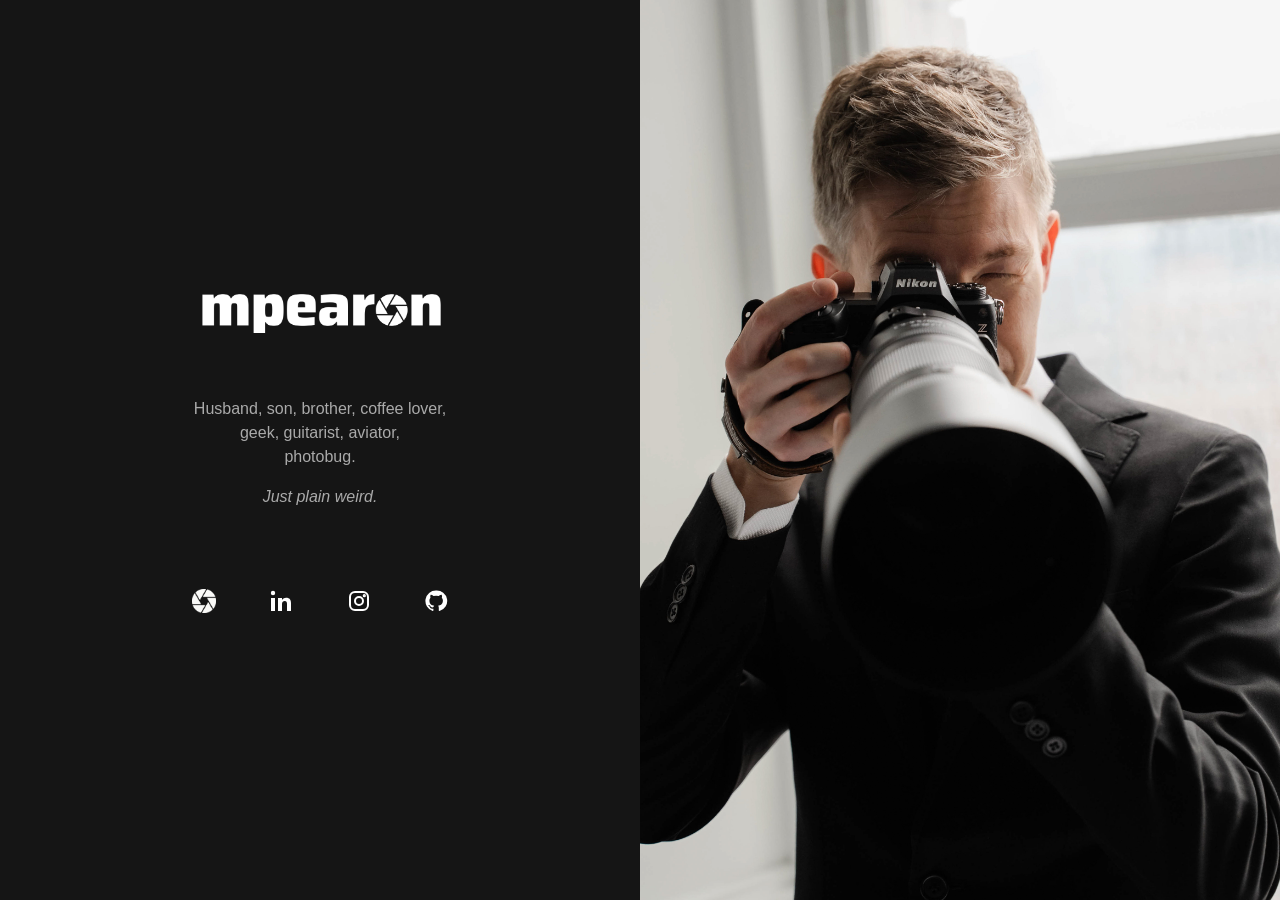
<file: index.html>
<!DOCTYPE html>
<html>
	<head>
		<title>Matthew Pearon</title>
		<meta name="viewport" content="width=device-width, initial-scale=1">
		<link rel="icon" href="/favicon.ico" sizes="any">
		<link rel="icon" type="image/png" sizes="32x32" href="/assets/favicon/favicon-32.png">
		<link rel="icon" type="image/png" sizes="16x16" href="/assets/favicon/favicon-16.png">
		<link rel="apple-touch-icon" href="/assets/favicon/apple-touch-icon.png">
		<link rel="stylesheet" href="style.css">
	</head>
	<body class="pageContainer">
		<div class="flexContainer">
			<div id="info" class="pane">
				<div class="infoContent">
					<div class="wordmark">
						<img src="assets/wordmark/wordmark.png" alt="mpearon">
					</div>
					<div class="bio">
						<p>Husband, son, brother, coffee lover,<br>geek, guitarist, aviator,<br>photobug.</p>
						<p class="tagline">Just plain weird.</p>
					</div>
					<div class="contact">
						<a href="https://photo.mpearon.com/" aria-label="Photography"><img src="assets/photography.png" alt=""></a>
						<a href="https://linkedin.com/in/mpearon/" aria-label="LinkedIn"><img src="assets/linkedin.svg" alt=""></a>
						<a href="https://instagram.com/mpearon/" aria-label="Instagram"><img src="assets/instagram.svg" alt=""></a>
						<a href="https://github.com/mpearon/" aria-label="GitHub"><img src="assets/github.svg" alt=""></a>
					</div>
				</div>
			</div>
			<div id="hero" class="pane">
				<img src="assets/hero.jpg" alt="Matthew Pearon with a camera">
			</div>
		</div>
	</body>
</html>
</file>
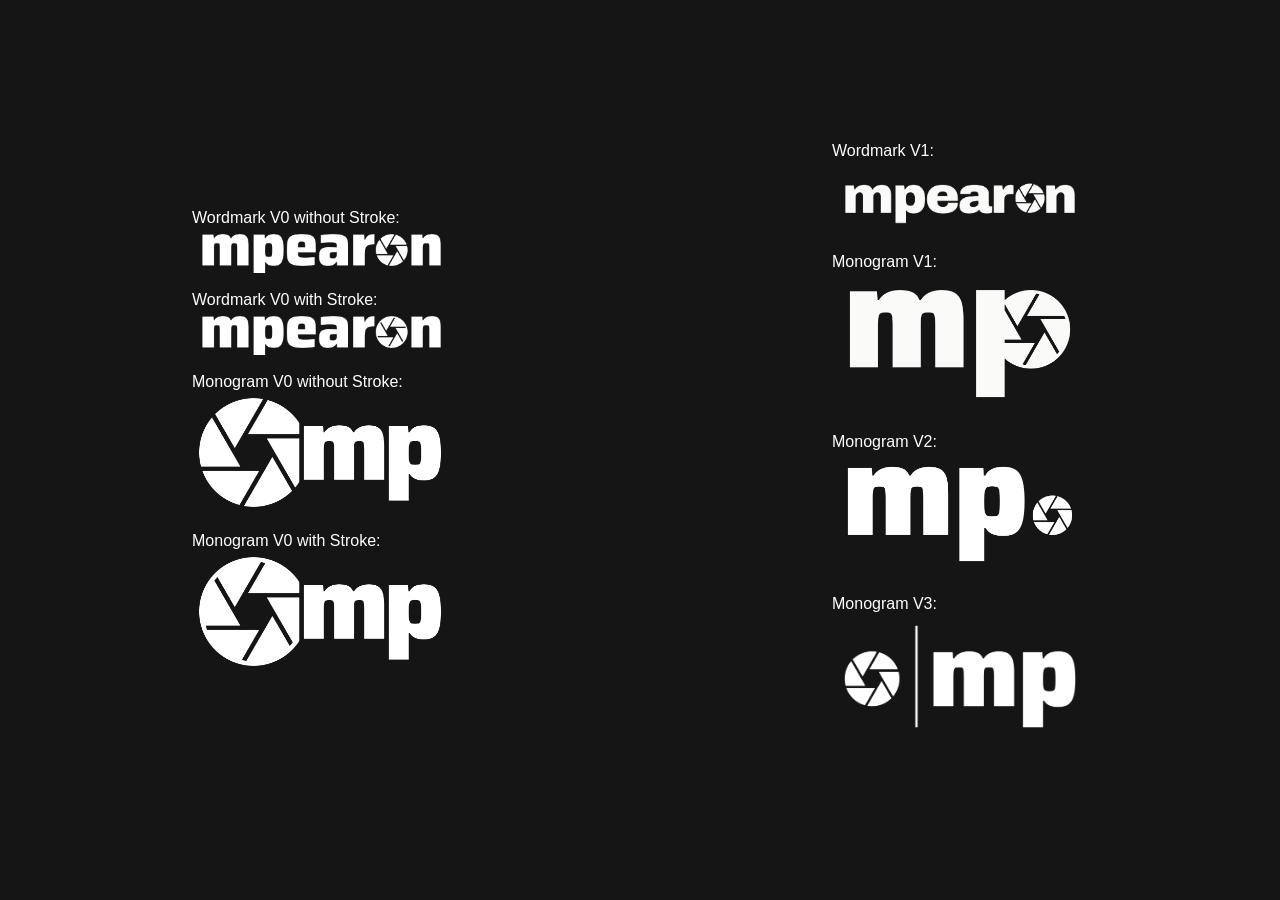
<file: test/index.html>
<!DOCTYPE html>
<html>
	<head>
		<title>Test</title>
		<meta name="viewport" content="width=device-width, initial-scale=1">
		<link rel="stylesheet" href="../style.css">
	</head>
	<body class="pageContainer" style="color: white;">
		<div class="flexContainer">
			<div id="info" class="pane">
				<div class="infoContent">
					<div class="wordmark">
						Wordmark V0 without Stroke:<br />
						<img src="../assets/wordmark/wordmark.png" alt="mpearon"><br />
						Wordmark V0 with Stroke:</br />
						<img src="../assets/wordmark/wordmark-stroke.png" alt="mpearon"><br />
						Monogram V0 without Stroke:<br />
						<img src="../assets/monogram/monogram-inset.png" alt="mpearon"><br />
						Monogram V0 with Stroke:<br />
						<img src="../assets/monogram/monogram-inset-stroke.png" alt="mpearon"><br />	
					</div>
				</div>
			</div>
			<div id="info" class="pane">
				<div class="infoContent">
					<div class="wordmark">
						Wordmark V1:<br />
						<img src="../assets/wordmark/wordmark-archivo.png" alt="mpearon"><br />
						Monogram V1:<br/>
						<img src="../assets/monogram/monogram-archivo.png" alt="mpearon"><br />
						Monogram V2:<br/>
						<img src="../assets/monogram/monogram-fullstop.png" alt="mpearon"><br />
						Monogram V3:<br/>
						<img src="../assets/monogram/monogram-divider.png" alt="mpearon"><br />
					</div>
				</div>
			</div>
		</div>
	</body>
</html>
</file>
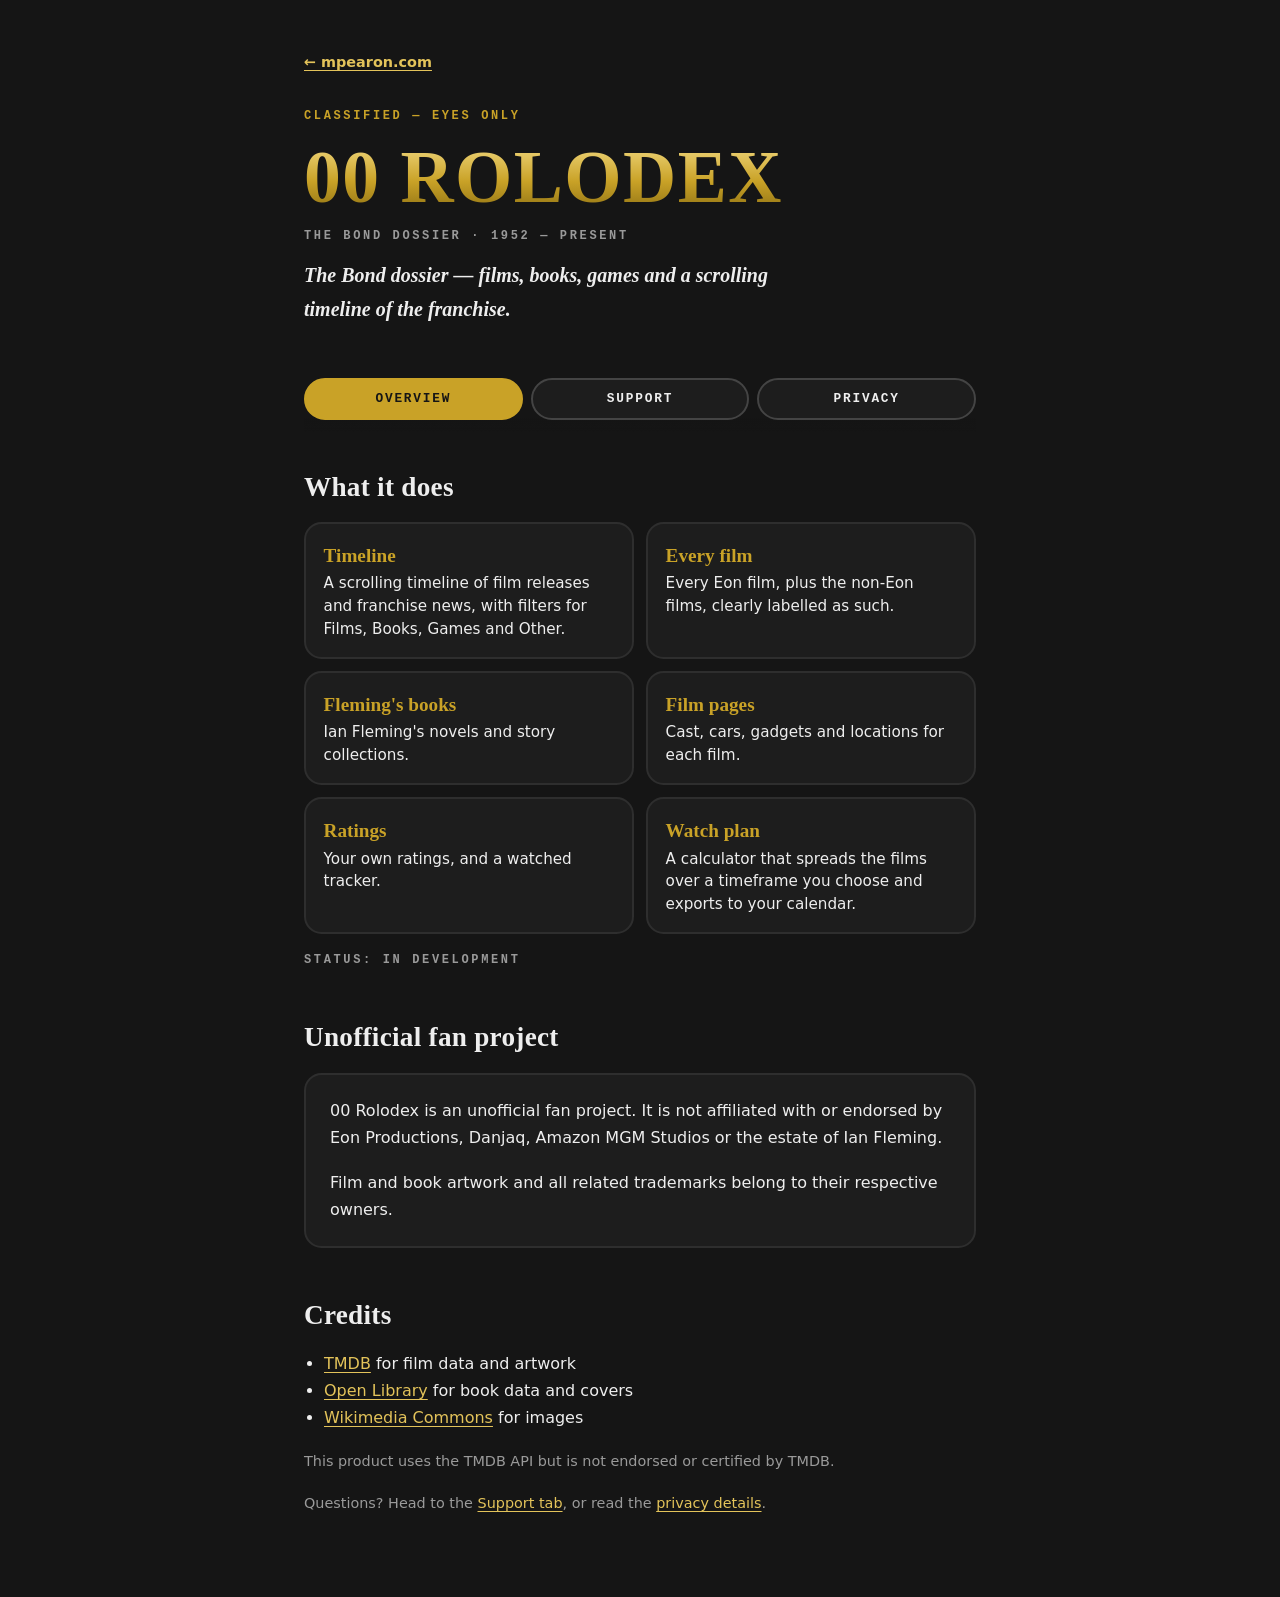
<file: app/00rolodex/index.html>
<!DOCTYPE html>
<html lang="en">
	<head>
		<meta charset="utf-8">
		<title>00 Rolodex</title>
		<meta name="viewport" content="width=device-width, initial-scale=1">
		<meta name="description" content="00 Rolodex, an unofficial fan app: the Bond dossier with films, books, games and a scrolling timeline of the franchise.">
		<link rel="icon" href="/favicon.ico" sizes="any">
		<link rel="icon" type="image/png" sizes="32x32" href="/assets/favicon/favicon-32.png">
		<link rel="apple-touch-icon" href="/assets/favicon/apple-touch-icon.png">
		<style>
			:root {
				color-scheme: dark;
				--bg: #151515;        /* black ground, same as the rest of mpearon.com */
				--surface: #1d1d1d;   /* cards sit a touch lighter */
				--line: #2e2e2e;
				--ink: #eee;
				--dim: #9a9a9a;
				--accent: #c9a227;    /* dossier gold */
				--link: #e3c35a;      /* lighter gold for small text on black */
				--serif: "Didot", "Bodoni 72", "Bodoni MT", "Playfair Display", "Hoefler Text", Georgia, serif;
				--mono: ui-monospace, "SF Mono", Menlo, Consolas, monospace;
			}
			html { background-color: var(--bg); scroll-behavior: smooth; }
			body {
				margin: 0;
				padding: 3rem 1.5rem 4rem;
				color: var(--ink);
				font-family: "Avenir Next", Futura, "Century Gothic", system-ui, sans-serif;
				font-weight: 500;
				line-height: 1.7;
				min-height: 100vh;
				box-sizing: border-box;
			}
			main { max-width: 42rem; margin: 0 auto; }
			a { color: var(--link); text-decoration-thickness: 0.08em; text-underline-offset: 0.18em; }
			a:hover { color: #fff; }
			a:focus-visible, summary:focus-visible { outline: 3px solid var(--ink); outline-offset: 3px; border-radius: 4px; }
			p { margin: 0 0 1.1rem; }
			.back { display: inline-block; margin-bottom: 2rem; font-size: 0.9rem; font-weight: 600; }

			/* Stamp-style labels */
			.stamp { font-family: var(--mono); font-size: 0.75rem; font-weight: 600; letter-spacing: 0.22em; text-transform: uppercase; color: var(--dim); margin: 0 0 0.75rem; }
			.stamp.gold { color: var(--accent); }

			h1 {
				margin: 0 0 0.6rem;
				color: var(--accent); /* fallback */
				font-family: var(--serif); font-weight: 900;
				font-size: clamp(3rem, 12vw, 4.6rem); line-height: 1.05; letter-spacing: 0.02em; text-transform: uppercase;
			}
			@supports ((-webkit-background-clip: text) or (background-clip: text)) {
				h1 {
					background: linear-gradient(180deg, #f4dc86 0%, #c9a227 55%, #8a6d12 100%);
					-webkit-background-clip: text; background-clip: text;
					-webkit-text-fill-color: transparent; color: transparent;
				}
			}
			.lede { font-family: var(--serif); font-style: italic; font-size: 1.25rem; font-weight: 700; margin: 0 0 2.5rem; max-width: 32rem; }

			/* Tabs, mid-page: the intro scrolls away, the tabs stick below it */
			.tabs {
				position: sticky; top: 0; z-index: 2;
				display: flex; gap: 0.5rem;
				padding: 0.75rem 0;
				margin-bottom: 2rem;
				background: linear-gradient(var(--bg) 78%, rgba(21, 21, 21, 0));
			}
			.tab {
				flex: 1;
				padding: 0.7rem 0.5rem;
				border: 2px solid #444;
				border-radius: 999px;
				background: var(--surface);
				color: var(--ink);
				font-family: var(--mono); font-weight: 700; font-size: 0.8rem; letter-spacing: 0.14em; text-transform: uppercase;
				cursor: pointer;
				transition: transform 0.12s ease;
			}
			.tab:hover { transform: translateY(-1px); }
			.tab[aria-selected="true"] { background: var(--accent); border-color: var(--accent); color: #151515; }
			.tab:focus-visible { outline: 3px solid var(--ink); outline-offset: 3px; }

			h2 { color: var(--ink); font-family: var(--serif); font-weight: 900; font-size: 1.7rem; letter-spacing: 0.01em; margin: 2.75rem 0 0.75rem; }
			h2:first-child { margin-top: 0; }
			h3 { color: var(--ink); font-family: var(--serif); font-weight: 800; font-size: 1.2rem; margin: 1.75rem 0 0.25rem; }

			/* FAQ */
			details { border-bottom: 2px solid var(--line); }
			details:first-of-type { border-top: 2px solid var(--line); }
			summary {
				cursor: pointer; list-style: none;
				padding: 1rem 2.25rem 1rem 0; position: relative;
				font-weight: 700;
			}
			summary::-webkit-details-marker { display: none; }
			summary::after { content: "+"; position: absolute; right: 0.15rem; top: 0.55rem; color: var(--accent); font-family: var(--serif); font-weight: 900; font-size: 1.8rem; line-height: 1.4; }
			details[open] summary::after { content: "\2212"; }
			details > div { padding: 0 0 0.6rem; }

			/* At a glance */
			.glance { display: grid; grid-template-columns: repeat(2, 1fr); gap: 0.75rem; margin: 0 0 0.5rem; }
			.glance div { background: var(--surface); border: 2px solid var(--line); border-radius: 1.1rem; padding: 1rem 1.1rem; }
			.glance strong { display: block; color: var(--accent); font-family: var(--serif); font-weight: 900; font-size: 1.2rem; }
			.glance span { font-size: 0.95rem; line-height: 1.5; display: block; }
			@media (max-width: 30rem) { .glance { grid-template-columns: 1fr; } }

			.card { background: var(--surface); border: 2px solid var(--line); border-radius: 1.1rem; padding: 1.4rem 1.5rem; }
			.card p:last-child { margin-bottom: 0; }
			.updated { margin-top: 3rem; color: var(--dim); font-family: var(--mono); font-size: 0.8rem; letter-spacing: 0.08em; }
			.small { color: var(--dim); font-size: 0.9rem; }
			.panel[hidden] { display: none; }
			code { background: rgba(201, 162, 39, 0.14); padding: 0.1rem 0.4rem; border-radius: 0.3rem; font-size: 0.9em; }
			ul.plain { margin: 0 0 1.1rem; padding-left: 1.25rem; }
			@media (max-width: 30rem) { .tab { font-size: 0.7rem; letter-spacing: 0.08em; } }
		</style>
	</head>
	<body>
		<main>
			<a class="back" href="/">&larr; mpearon.com</a>

			<p class="stamp gold">Classified &mdash; eyes only</p>
			<h1>00 Rolodex</h1>
			<p class="stamp">The Bond dossier &middot; 1952 &mdash; present</p>
			<p class="lede">The Bond dossier &mdash; films, books, games and a scrolling timeline of the franchise.</p>

			<div class="tabs" role="tablist" aria-label="00 Rolodex">
				<button class="tab" role="tab" id="tab-overview" aria-controls="overview" aria-selected="true">Overview</button>
				<button class="tab" role="tab" id="tab-support" aria-controls="support" aria-selected="false">Support</button>
				<button class="tab" role="tab" id="tab-privacy" aria-controls="privacy" aria-selected="false">Privacy</button>
			</div>

			<!-- OVERVIEW -->
			<section class="panel" id="overview" role="tabpanel" aria-labelledby="tab-overview">
				<h2>What it does</h2>
				<div class="glance">
					<div><strong>Timeline</strong><span>A scrolling timeline of film releases and franchise news, with filters for Films, Books, Games and Other.</span></div>
					<div><strong>Every film</strong><span>Every Eon film, plus the non-Eon films, clearly labelled as such.</span></div>
					<div><strong>Fleming's books</strong><span>Ian Fleming's novels and story collections.</span></div>
					<div><strong>Film pages</strong><span>Cast, cars, gadgets and locations for each film.</span></div>
					<div><strong>Ratings</strong><span>Your own ratings, and a watched tracker.</span></div>
					<div><strong>Watch plan</strong><span>A calculator that spreads the films over a timeframe you choose and exports to your calendar.</span></div>
				</div>
				<p class="stamp" style="margin-top:1rem">Status: in development</p>

				<h2>Unofficial fan project</h2>
				<div class="card">
					<p>00 Rolodex is an unofficial fan project. It is not affiliated with or endorsed by Eon Productions, Danjaq, Amazon MGM Studios or the estate of Ian Fleming.</p>
					<p>Film and book artwork and all related trademarks belong to their respective owners.</p>
				</div>

				<h2>Credits</h2>
				<ul class="plain">
					<li><a href="https://www.themoviedb.org/">TMDB</a> for film data and artwork</li>
					<li><a href="https://openlibrary.org/">Open Library</a> for book data and covers</li>
					<li><a href="https://commons.wikimedia.org/">Wikimedia Commons</a> for images</li>
				</ul>
				<p class="small">This product uses the TMDB API but is not endorsed or certified by TMDB.</p>
				<p class="small">Questions? Head to the <a href="#support" data-tab="support">Support tab</a>, or read the <a href="#privacy" data-tab="privacy">privacy details</a>.</p>
			</section>

			<!-- SUPPORT -->
			<section class="panel" id="support" role="tabpanel" aria-labelledby="tab-support" hidden>
				<h2>Quick fixes</h2>
				<details>
					<summary>Posters, covers or photos aren't showing</summary>
					<div><p>Artwork is fetched from other services (TMDB, Open Library and Wikimedia Commons), so you need to be online. If one of them is slow or has no image for a title, that picture can be missing.</p></div>
				</details>
				<details>
					<summary>The timeline's news isn't updating</summary>
					<div><p>The app downloads a small news list from mpearon.com. Check your connection and reopen the app. You can see the list yourself at <a href="/app/00rolodex/news.json"><code>news.json</code></a>.</p></div>
				</details>
				<details>
					<summary>Movie-night reminders</summary>
					<div><p>Reminders are optional local notifications made on your device. If they don't appear, check that notifications are allowed for the app in iPhone Settings.</p></div>
				</details>
				<details>
					<summary>Exporting the watch plan to my calendar</summary>
					<div><p>The export is a calendar file that you share yourself, for example to your calendar app. The app doesn't add events on its own.</p></div>
				</details>
				<details>
					<summary>Where are my ratings and watched films kept?</summary>
					<div><p>On your device. If you're signed in to iCloud, they also sync between your own devices through your iCloud account. The app has no accounts of its own and no server that holds your data.</p></div>
				</details>
				<details>
					<summary>Sharing a watch plan</summary>
					<div><p>You can share your plan with one other person through iCloud. They follow your plan on their phone, and only you can change it. Ratings are only shown side by side if you both choose to share them, and either of you can stop sharing at any time. See the <a href="#privacy" data-tab="privacy">privacy section</a> for what is shared.</p></div>
				</details>
				<details>
					<summary>Is this an official Bond app?</summary>
					<div><p>No. It's an unofficial fan project and isn't affiliated with or endorsed by Eon Productions, Danjaq, Amazon MGM Studios or the estate of Ian Fleming.</p></div>
				</details>

				<p style="margin-top:2rem">Prefer to read the fine print? <a href="#privacy" data-tab="privacy">Jump to privacy</a>.</p>
			</section>

			<!-- PRIVACY -->
			<section class="panel" id="privacy" role="tabpanel" aria-labelledby="tab-privacy" hidden>
				<h2>The short version</h2>
				<div class="glance">
					<div><strong>No accounts</strong><span>Nothing to sign up for.</span></div>
					<div><strong>No tracking</strong><span>No ads, analytics or tracking SDKs.</span></div>
					<div><strong>Yours to share</strong><span>Your data lives on your device and in your own iCloud. A plan is only shared with the one person you invite.</span></div>
					<div><strong>Lookups go online</strong><span>Artwork and info come from third-party services, listed below.</span></div>
				</div>

				<h2>What the app stores</h2>
				<p>Your ratings, watched films, watch plan, film ranking, past watch cycles and settings are stored on your device. The app has no accounts and no server of its own that holds your data.</p>

				<h2>iCloud sync</h2>
				<p>If you're signed in to iCloud, your ratings, watched films, watch plan, ranking and past watch cycles sync between your own devices using iCloud (Apple's key-value storage). That data is kept in your iCloud account under your Apple ID and is handled by Apple under <a href="https://www.apple.com/legal/privacy/">Apple's privacy policy</a>. The developer can't see it. If you're not signed in to iCloud, everything stays on the device.</p>

				<h2>Sharing a watch plan</h2>
				<p>Only if you choose to, you can share your watch plan with one other person using iCloud sharing, the same system as shared Notes. When you do, the invited person can see your plan (dates, movie-night time and which films are included), which films you've watched and when, and your watch-cycle history. Their phone follows your plan, and only you can change it.</p>
				<p>Ratings are never shared automatically. They are only shown side by side if you and the other person each switch on <em>Share my ratings</em>, and switching it off removes yours from their view.</p>
				<p>The shared plan is stored in iCloud and counts against the storage of the person who shared it. Either person can stop sharing or leave at any time; the plan then stays on each person's own phone. The developer can't see shared plans.</p>

				<h2>Requests to other services</h2>
				<p>To show artwork and information, the app sends search requests (film and book titles and years, and search terms) to these third-party services:</p>
				<ul class="plain">
					<li><strong>The Movie Database (TMDB)</strong> for film posters, stills, cast, and runtime and budget figures. <a href="https://www.themoviedb.org/privacy-policy">Privacy policy</a></li>
					<li><strong>Open Library</strong> for book covers. <a href="https://archive.org/about/terms">Internet Archive terms and privacy policy</a></li>
					<li><strong>Wikimedia Commons</strong> for photos of cars, gadgets and places. <a href="https://foundation.wikimedia.org/wiki/Policy:Privacy_policy">Privacy policy</a></li>
					<li><strong>Apple's iTunes Search API</strong> for 30-second theme-song previews. <a href="https://www.apple.com/legal/privacy/">Privacy policy</a></li>
				</ul>
				<p>The app also downloads a small news list from mpearon.com (<code>https://mpearon.com/app/00rolodex/news.json</code>).</p>
				<p>As with any web request, these services receive the request and your device's IP address. They handle that under their own privacy policies, linked above.</p>

				<h2>Notifications</h2>
				<p>Movie-night reminders are optional local notifications. They are generated on your device, and no data leaves the device for them. If you share a plan, the app also receives silent notifications from iCloud so it can update when the plan changes; these carry no content.</p>

				<h2>Calendar export</h2>
				<p>The calendar export is a file that you share yourself. Where it goes is up to you.</p>

				<h2>Selling and sharing</h2>
				<p>The app itself doesn't sell personal data or share it with anyone, apart from the sharing you choose to set up with the person you invite.</p>

				<h2>Children</h2>
				<p>00 Rolodex isn't directed at children.</p>

				<h2>This page</h2>
				<p>This page is plain HTML with no cookies, analytics or ad scripts.</p>

				<p class="updated">Last updated November 16, 2026</p>
			</section>
		</main>

		<script>
			(function () {
				var names = ["overview", "support", "privacy"];
				var titles = { overview: "00 Rolodex", support: "00 Rolodex support", privacy: "00 Rolodex privacy policy" };
				function show(name, push) {
					if (names.indexOf(name) < 0) name = "overview";
					names.forEach(function (n) {
						var on = n === name;
						document.getElementById(n).hidden = !on;
						document.getElementById("tab-" + n).setAttribute("aria-selected", on);
						document.getElementById("tab-" + n).tabIndex = on ? 0 : -1;
					});
					if (push) history.replaceState(null, "", "#" + name);
					document.title = titles[name];
					return name;
				}
				document.querySelectorAll("[data-tab], .tab").forEach(function (el) {
					el.addEventListener("click", function (e) {
						e.preventDefault();
						var name = el.dataset.tab || el.id.replace("tab-", "");
						show(name, true);
						document.querySelector(".tabs").scrollIntoView({ block: "start" });
					});
				});
				document.querySelector(".tabs").addEventListener("keydown", function (e) {
					var d = e.key === "ArrowRight" ? 1 : e.key === "ArrowLeft" ? -1 : 0;
					if (!d) return;
					var cur = names.indexOf(location.hash.slice(1));
					if (cur < 0) cur = 0;
					var next = names[(cur + d + names.length) % names.length];
					show(next, true);
					document.getElementById("tab-" + next).focus();
				});
				window.addEventListener("hashchange", function () { show(location.hash.slice(1), false); });
				show(location.hash.slice(1), false);
			})();
		</script>
		<noscript><style>.panel[hidden] { display: block; } .tabs { display: none; }</style></noscript>
	</body>
</html>
</file>
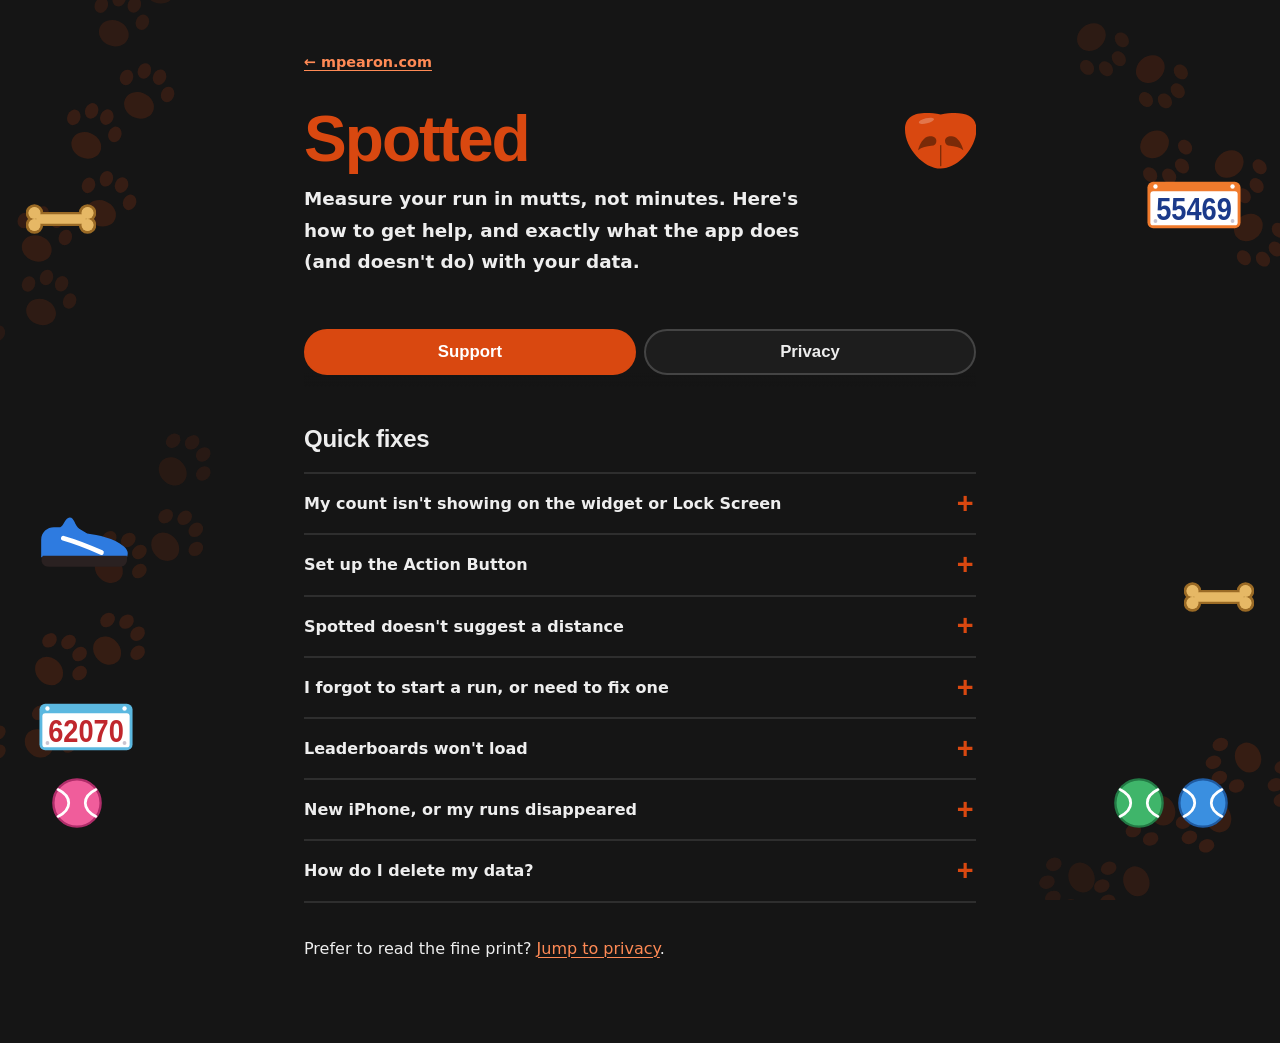
<file: app/spotted/index.html>
<!DOCTYPE html>
<html lang="en">
	<head>
		<meta charset="utf-8">
		<title>Spotted: support and privacy</title>
		<meta name="viewport" content="width=device-width, initial-scale=1">
		<meta name="description" content="Help with Spotted, the app that measures your run in mutts, and how Spotted treats your data.">
		<link rel="icon" href="/favicon.ico" sizes="any">
		<link rel="icon" type="image/png" sizes="32x32" href="/assets/favicon/favicon-32.png">
		<link rel="apple-touch-icon" href="/assets/favicon/apple-touch-icon.png">
		<style>
			:root {
				color-scheme: dark;
				--bg: #151515;        /* black ground, same as the rest of mpearon.com */
				--surface: #1d1d1d;   /* cards sit a touch lighter */
				--line: #2e2e2e;
				--ink: #eee;
				--dim: #888;
				--accent: #d94810;    /* race-bib orange */
				--link: #ff8a55;      /* lighter orange for small text on black */
				--round: ui-rounded, "SF Pro Rounded", "Arial Rounded MT Bold", "Avenir Next", Futura, sans-serif;
			}
			html { background-color: var(--bg); scroll-behavior: smooth; }
			body {
				margin: 0;
				padding: 3rem 1.5rem 4rem;
				color: var(--ink);
				font-family: "Avenir Next", Futura, "Century Gothic", system-ui, sans-serif;
				font-weight: 500;
				line-height: 1.7;
				min-height: 100vh;
				box-sizing: border-box;
			}
			main { position: relative; z-index: 1; max-width: 42rem; margin: 0 auto; }
			a { color: var(--link); text-decoration-thickness: 0.08em; text-underline-offset: 0.18em; }
			a:hover { color: var(--accent); }
			a:focus-visible, summary:focus-visible { outline: 3px solid var(--ink); outline-offset: 3px; border-radius: 4px; }
			p { margin: 0 0 1.1rem; }
			.back { display: inline-block; margin-bottom: 2rem; font-size: 0.9rem; font-weight: 600; }

			/* Intro: orange wordmark on the left, the nose on the right */
			h1 {
				display: flex; align-items: center; justify-content: space-between;
				margin: 0 0 0.6rem;
				color: var(--accent);
				font-family: var(--round); font-weight: 900;
				font-size: clamp(2.8rem, 11vw, 4rem); line-height: 1.05; letter-spacing: -0.03em;
			}
			h1 .nose { height: 0.9em; width: auto; flex: none;  }
			.lede { font-size: 1.15rem; font-weight: 600; margin: 0 0 2.5rem; max-width: 32rem; }

			/* Tabs, mid-page: the intro scrolls away, the tabs stick below it */
			.tabs {
				position: sticky; top: 0; z-index: 2;
				display: flex; gap: 0.5rem;
				padding: 0.75rem 0;
				margin-bottom: 2rem;
				background: linear-gradient(var(--bg) 78%, rgba(21, 21, 21, 0));
			}
			.tab {
				flex: 1;
				padding: 0.7rem 1rem;
				border: 2px solid #444;
				border-radius: 999px;
				background: var(--surface);
				color: var(--ink);
				font-family: var(--round); font-weight: 800; font-size: 1.05rem;
				cursor: pointer;
				transition: transform 0.12s ease;
			}
			.tab:hover { transform: translateY(-1px); }
			.tab[aria-selected="true"] { background: var(--accent); border-color: var(--accent); color: #fff; }
			.tab:focus-visible { outline: 3px solid var(--ink); outline-offset: 3px; }

			h2 { color: var(--ink); font-family: var(--round); font-weight: 900; font-size: 1.5rem; letter-spacing: -0.01em; margin: 2.75rem 0 0.75rem; }
			h2:first-child { margin-top: 0; }
			h3 { color: var(--ink); font-family: var(--round); font-weight: 800; font-size: 1.1rem; margin: 1.75rem 0 0.25rem; }

			/* FAQ */
			details { border-bottom: 2px solid var(--line); }
			details:first-of-type { border-top: 2px solid var(--line); }
			summary {
				cursor: pointer; list-style: none;
				padding: 1rem 2.25rem 1rem 0; position: relative;
				font-weight: 700;
			}
			summary::-webkit-details-marker { display: none; }
			summary::after { content: "+"; position: absolute; right: 0.15rem; top: 0.55rem; color: var(--accent); font-family: var(--round); font-weight: 900; font-size: 1.8rem; line-height: 1.4; }
			details[open] summary::after { content: "\2212"; }
			details > div { padding: 0 0 0.6rem; }

			/* Privacy at a glance */
			.glance { display: grid; grid-template-columns: repeat(2, 1fr); gap: 0.75rem; margin: 0 0 0.5rem; }
			.glance div { background: var(--surface); border: 2px solid var(--line); border-radius: 1.1rem; padding: 1rem 1.1rem; }
			.glance strong { display: block; color: var(--accent); font-family: var(--round); font-weight: 900; font-size: 1.1rem; }
			.glance span { font-size: 0.95rem; line-height: 1.5; display: block; }
			@media (max-width: 30rem) { .glance { grid-template-columns: 1fr; } }

			.card { background: var(--surface); border: 2px solid var(--line); border-radius: 1.1rem; padding: 1.4rem 1.5rem; }
			.updated { margin-top: 3rem; color: var(--dim); font-size: 0.9rem; }
			.panel[hidden] { display: none; }
			code { background: rgba(217, 72, 16, 0.12); padding: 0.1rem 0.4rem; border-radius: 0.3rem; font-size: 0.9em; }

			/* Decoration: faded paw trails and a few things to fetch, behind the content */
			.deco { position: fixed; inset: 0; z-index: 0; pointer-events: none; overflow: hidden; }
			.deco .paws { position: absolute; inset: 0; width: 100%; height: 100%; }
			.deco .it { position: absolute; display: none; }
			@media (min-width: 900px) {
				.deco .it { display: block; }
				.bone { width: 70px; animation: drift 14s ease-in-out infinite; }
				.shoe { width: 92px; animation: drift 17s ease-in-out infinite; }
				.bib { width: 96px; height: 50px; animation: drift 16s ease-in-out infinite; }
				.ball { width: 52px; bottom: 2.5%; animation: bounce 2.6s infinite; }
			}
			@keyframes drift {
				0%, 100% { transform: translateY(-22px) rotate(-14deg); }
				50% { transform: translateY(22px) rotate(14deg); }
			}
			@keyframes bounce {
				0% { transform: translateY(0); animation-timing-function: cubic-bezier(0.2, 0.6, 0.4, 1); }
				50% { transform: translateY(-260px); animation-timing-function: cubic-bezier(0.6, 0, 0.8, 0.4); }
				100% { transform: translateY(0); }
			}
			@media (prefers-reduced-motion: reduce) { .deco .it { animation: none !important; } }
		</style>
	</head>
	<body>
		<svg width="0" height="0" style="position:absolute" aria-hidden="true" focusable="false">
			<defs>
				<symbol id="s-bone" viewBox="-58 -26 116 52"><g stroke="#9a6a25" stroke-width="5" stroke-linejoin="round" fill="#e6b865"><rect x="-40" y="-9" width="80" height="18" rx="6"/><circle cx="-44" cy="-10" r="12"/><circle cx="-44" cy="10" r="12"/><circle cx="44" cy="-10" r="12"/><circle cx="44" cy="10" r="12"/></g><g fill="#e6b865"><rect x="-41" y="-8" width="82" height="16" rx="6"/><circle cx="-44" cy="-10" r="10"/><circle cx="-44" cy="10" r="10"/><circle cx="44" cy="-10" r="10"/><circle cx="44" cy="10" r="10"/></g></symbol>
				<symbol id="s-ball-pink" viewBox="-33 -33 66 66"><circle r="30" fill="#f05d9b" stroke="#b02d6a" stroke-width="3"/><g fill="none" stroke="#fff" stroke-width="3.5" stroke-linecap="round"><path d="M-24 -17C-6 -8 -6 8 -24 17"/><path d="M24 -17C6 -8 6 8 24 17"/></g></symbol>
				<symbol id="s-ball-blue" viewBox="-33 -33 66 66"><circle r="30" fill="#3a8fe0" stroke="#1f5aa0" stroke-width="3"/><g fill="none" stroke="#fff" stroke-width="3.5" stroke-linecap="round"><path d="M-24 -17C-6 -8 -6 8 -24 17"/><path d="M24 -17C6 -8 6 8 24 17"/></g></symbol>
				<symbol id="s-ball-green" viewBox="-33 -33 66 66"><circle r="30" fill="#3fb56a" stroke="#237a45" stroke-width="3"/><g fill="none" stroke="#fff" stroke-width="3.5" stroke-linecap="round"><path d="M-24 -17C-6 -8 -6 8 -24 17"/><path d="M24 -17C6 -8 6 8 24 17"/></g></symbol>
				<symbol id="s-shoe" viewBox="-58 -36 116 68"><g stroke-linejoin="round"><path d="M-54 16L-54 -6C-54 -16 -46 -22 -38 -22L-30 -22C-26 -22 -24 -34 -18 -34C-12 -34 -12 -24 -6 -20L4 -14C18 -12 38 -8 50 2C56 7 56 12 54 16Z" fill="#2e7be0"/><path d="M-26 -8C-12 -4 4 2 22 10" fill="none" stroke="#fff" stroke-width="6" stroke-linecap="round"/><path d="M-52 14H54C56 25 50 28 44 28H-44C-52 28 -56 21 -52 14Z" fill="#2a2121"/></g></symbol>
				<symbol id="s-bib-1" viewBox="-66 -34 132 68"><rect x="-64" y="-32" width="128" height="64" rx="8" fill="#5bb8e0"/><rect x="-60" y="-19" width="120" height="47" rx="4" fill="#fff"/><text x="0" y="20" font-family="DIN Condensed,Avenir Next Condensed,Barlow Condensed,Arial Narrow,sans-serif" font-weight="700" font-size="42" text-anchor="middle" textLength="104" lengthAdjust="spacingAndGlyphs" fill="#c0272d">62070</text><g fill="#fff"><circle cx="-53" cy="-25.5" r="3"/><circle cx="53" cy="-25.5" r="3"/></g><g fill="#c9c4d0"><circle cx="-53" cy="22" r="2.6"/><circle cx="53" cy="22" r="2.6"/></g></symbol>
				<symbol id="s-bib-2" viewBox="-66 -34 132 68"><rect x="-64" y="-32" width="128" height="64" rx="8" fill="#d0281f"/><rect x="-60" y="-19" width="120" height="47" rx="4" fill="#fff"/><text x="0" y="20" font-family="DIN Condensed,Avenir Next Condensed,Barlow Condensed,Arial Narrow,sans-serif" font-weight="700" font-size="42" text-anchor="middle" textLength="104" lengthAdjust="spacingAndGlyphs" fill="#141010">56453</text><g fill="#fff"><circle cx="-53" cy="-25.5" r="3"/><circle cx="53" cy="-25.5" r="3"/></g><g fill="#c9c4d0"><circle cx="-53" cy="22" r="2.6"/><circle cx="53" cy="22" r="2.6"/></g></symbol>
				<symbol id="s-bib-3" viewBox="-66 -34 132 68"><rect x="-64" y="-32" width="128" height="64" rx="8" fill="#3d9ad6"/><rect x="-60" y="-19" width="120" height="47" rx="4" fill="#fff"/><text x="0" y="20" font-family="DIN Condensed,Avenir Next Condensed,Barlow Condensed,Arial Narrow,sans-serif" font-weight="700" font-size="42" text-anchor="middle" textLength="104" lengthAdjust="spacingAndGlyphs" fill="#10296b">40571</text><g fill="#fff"><circle cx="-53" cy="-25.5" r="3"/><circle cx="53" cy="-25.5" r="3"/></g><g fill="#c9c4d0"><circle cx="-53" cy="22" r="2.6"/><circle cx="53" cy="22" r="2.6"/></g></symbol>
				<symbol id="s-bib-4" viewBox="-66 -34 132 68"><rect x="-64" y="-32" width="128" height="64" rx="8" fill="#f07a2c"/><rect x="-60" y="-19" width="120" height="47" rx="4" fill="#fff"/><text x="0" y="20" font-family="DIN Condensed,Avenir Next Condensed,Barlow Condensed,Arial Narrow,sans-serif" font-weight="700" font-size="42" text-anchor="middle" textLength="104" lengthAdjust="spacingAndGlyphs" fill="#1b3a8a">55469</text><g fill="#fff"><circle cx="-53" cy="-25.5" r="3"/><circle cx="53" cy="-25.5" r="3"/></g><g fill="#c9c4d0"><circle cx="-53" cy="22" r="2.6"/><circle cx="53" cy="22" r="2.6"/></g></symbol>
			</defs>
		</svg>
		<div class="deco" aria-hidden="true">
			<svg class="paws" id="paws" viewBox="0 0 1600 1000" preserveAspectRatio="xMidYMid slice"></svg>
			<svg class="it bone" style="left:2%;top:16%;animation-delay:-3s"><use href="#s-bone"/></svg>
			<svg class="it shoe" style="left:3%;top:52%;animation-delay:-8s"><use href="#s-shoe"/></svg>
			<svg class="it bib" style="right:3%;top:20%;animation-delay:-5s"><use href="#s-bib-4"/></svg>
			<svg class="it bib" style="left:3%;top:78%;animation-delay:-9s"><use href="#s-bib-1"/></svg>
			<svg class="it bone" style="right:2%;top:58%;animation-delay:-10s"><use href="#s-bone"/></svg>
			<svg class="it ball" style="left:4%;animation-delay:-0.6s"><use href="#s-ball-pink"/></svg>
			<svg class="it ball" style="right:4%;animation-delay:-1.4s"><use href="#s-ball-blue"/></svg>
			<svg class="it ball" style="right:9%;animation-delay:-2.1s;animation-duration:3.1s"><use href="#s-ball-green"/></svg>
		</div>
		<main>
			<a class="back" href="/">&larr; mpearon.com</a>

			<h1>Spotted<svg class="nose" viewBox="0 0 124 100" aria-hidden="true" xmlns="http://www.w3.org/2000/svg">
					<path fill="#d94810" d="M62 6C96.72 0 124 4 124 32C124 64 91.76 100 62 100C32.24 100 0 64 0 32C0 4 27.28 0 62 6Z"/>
					<ellipse cx="37.2" cy="17" rx="13.6" ry="4.5" fill="#fff" fill-opacity=".25" transform="rotate(-14 37.2 17)"/>
					<path fill="#7a2a08" d="M42.46 44C49.82 43.5 54.5 47 54.5 52C54.5 57 51.16 60.25 45.8 60.5C38.44 61 28.4 63.5 22.7 68C25.05 59 31.74 44.5 42.46 44Z"/>
					<path fill="#7a2a08" transform="translate(124 0) scale(-1 1)" d="M42.46 44C49.82 43.5 54.5 47 54.5 52C54.5 57 51.16 60.25 45.8 60.5C38.44 61 28.4 63.5 22.7 68C25.05 59 31.74 44.5 42.46 44Z"/>
					<path d="M62 60V95" stroke="#7a2a08" stroke-width="2.2" stroke-linecap="round" fill="none"/>
				</svg></h1>
			<p class="lede">Measure your run in mutts, not minutes. Here's how to get help, and exactly what the app does (and doesn't do) with your data.</p>

			<div class="tabs" role="tablist" aria-label="Spotted help">
				<button class="tab" role="tab" id="tab-support" aria-controls="support" aria-selected="true">Support</button>
				<button class="tab" role="tab" id="tab-privacy" aria-controls="privacy" aria-selected="false">Privacy</button>
			</div>

			<!-- SUPPORT -->
			<section class="panel" id="support" role="tabpanel" aria-labelledby="tab-support">
				<h2>Quick fixes</h2>
				<details>
					<summary>My count isn't showing on the widget or Lock Screen</summary>
					<div><p>Open Spotted once; the widget and Live Activity refresh when the app comes to the front. Counts made with the Action Button or the widget are saved on your iPhone straight away, so nothing is lost. If a Live Activity is stuck, finish or cancel the run in the app.</p></div>
				</details>
				<details>
					<summary>Set up the Action Button</summary>
					<div><p>In the iPhone Settings app, open Action Button, swipe to Controls, then choose Spotted's <code>Count</code>. Press and hold it to add one dog, no looking required. Siri works too: say "Count with Spotted".</p></div>
				</details>
				<details>
					<summary>Spotted doesn't suggest a distance</summary>
					<div><p>The distance suggestion comes from your step count, so it needs Motion &amp; Fitness access. Turn it on in Settings &rarr; Privacy &amp; Security &rarr; Motion &amp; Fitness &rarr; Spotted. You can always type a distance yourself, and a suggestion is never saved unless you confirm it.</p></div>
				</details>
				<details>
					<summary>I forgot to start a run, or need to fix one</summary>
					<div><p>Tap the nose and a run starts on its own. Hit a wrong count? Undo removes the last one. For a run you didn't track live, open Past runs from the menu and tap +, then enter the date, count and distance.</p></div>
				</details>
				<details>
					<summary>Leaderboards won't load</summary>
					<div><p>Leaderboards use Game Center, so you need to be signed in to it (Settings &rarr; Game Center) and online. They're off until you turn them on in the app. Scores wait in a small queue and send once your phone is back online.</p></div>
				</details>
				<details>
					<summary>New iPhone, or my runs disappeared</summary>
					<div><p>Your runs live on your iPhone, not on a server. They come along when you restore from an iCloud or computer backup or use Quick Start to set up a new phone. If you delete Spotted, its runs are deleted with it, and I can't recover them.</p></div>
				</details>
				<details>
					<summary>How do I delete my data?</summary>
					<div><p>Delete the app, and everything stored on your iPhone goes with it. If you turned on Leaderboards, scores stay in Apple's Game Center; Apple controls those, and you can manage them in Settings &rarr; Game Center.</p></div>
				</details>

				<p style="margin-top:2rem">Prefer to read the fine print? <a href="#privacy" data-tab="privacy">Jump to privacy</a>.</p>
			</section>

			<!-- PRIVACY -->
			<section class="panel" id="privacy" role="tabpanel" aria-labelledby="tab-privacy" hidden>
				<h2>The short version</h2>
				<div class="glance">
					<div><strong>No accounts</strong><span>Nothing to sign up for.</span></div>
					<div><strong>No tracking</strong><span>No ads, analytics or trackers, ever.</span></div>
					<div><strong>Stays on your phone</strong><span>Runs, counts and names are stored on your iPhone.</span></div>
					<div><strong>You choose to share</strong><span>The only online feature, Leaderboards, is off until you turn it on.</span></div>
				</div>

				<h2>What Spotted stores</h2>
				<p>Spotted keeps your runs, counts (each with a timestamp), run names and distances. All of it lives on your iPhone. I never receive it, and I have no server to send it to. The widget, Lock Screen counter, Live Activity and Action Button read the same on-device data so they can show and update your count. It doesn't leave your phone for that either.</p>

				<h2>Permissions</h2>
				<h3>Motion &amp; Fitness</h3>
				<p>If you allow it, Spotted reads your step count for the length of a run to suggest a distance and to add a step count to the text you share. The step count is used on your iPhone and isn't stored or sent anywhere by Spotted. Say no and everything else works.</p>

				<h2>Leaderboards (optional)</h2>
				<p>Leaderboards are off by default. If you turn them on, Spotted signs in with Apple's Game Center and sends your scores (for example, most dogs in a run) to it, so friends can compare. That goes through Apple, under <a href="https://www.apple.com/legal/privacy/">Apple's privacy policy</a>. I don't see it or run any server for it. Spotted never sends run names, locations or timestamps.</p>

				<h2>Sharing a run</h2>
				<p>The Share button makes a small image and a line of text and hands them to the iOS share sheet. Where it goes is up to you, and Spotted doesn't keep a copy.</p>

				<h2>Feedback through TestFlight</h2>
				<p>If you send feedback from a TestFlight beta, Apple handles it under Apple's own privacy policy.</p>

				<h2>Deleting your data</h2>
				<p>Delete the app and its runs are deleted with it. Any Leaderboards scores in Game Center are managed by Apple.</p>

				<h2>Children</h2>
				<p>Spotted doesn't collect personal information from anyone, including children.</p>

				<h2>This page</h2>
				<p>This page is plain HTML with no cookies, analytics or ad scripts.</p>

				<h2>Changes</h2>
				<p>If Spotted's handling of data ever changes, I'll update this page and the date below before the change ships.</p>

				<h2>Questions</h2>
				<p>Questions about any of this? Head to the <a href="#support" data-tab="support">Support tab</a>.</p>

				<p class="updated">Last updated November 11, 2026</p>
			</section>
		</main>

		<script>
			(function () {
				var names = ["support", "privacy"];
				function show(name, push) {
					if (names.indexOf(name) < 0) name = "support";
					names.forEach(function (n) {
						var on = n === name;
						document.getElementById(n).hidden = !on;
						document.getElementById("tab-" + n).setAttribute("aria-selected", on);
						document.getElementById("tab-" + n).tabIndex = on ? 0 : -1;
					});
					if (push) history.replaceState(null, "", "#" + name);
					document.title = "Spotted " + name + (name === "support" ? "" : " policy");
				}
				document.querySelectorAll("[data-tab], .tab").forEach(function (el) {
					el.addEventListener("click", function (e) {
						e.preventDefault();
						var name = el.dataset.tab || el.id.replace("tab-", "");
						show(name, true);
						document.querySelector(".tabs").scrollIntoView({ block: "start" });
					});
				});
				document.querySelector(".tabs").addEventListener("keydown", function (e) {
					if (e.key !== "ArrowLeft" && e.key !== "ArrowRight") return;
					var next = names[(names.indexOf(location.hash.slice(1) || "support") + 1) % 2];
					show(next, true);
					document.getElementById("tab-" + next).focus();
				});
				window.addEventListener("hashchange", function () { show(location.hash.slice(1), false); });
				show(location.hash.slice(1), false);
			})();
		</script>

		<script>
			// Faded pawprint trails behind everything (decorative).
			(function () {
				function paw(x, y, deg, s, op) {
					var toes = [[-9.5, -4.5], [-3.5, -10], [3.5, -10], [9.5, -4.5]].map(function (t) { return '<ellipse cx="' + t[0] + '" cy="' + t[1] + '" rx="2.8" ry="3.4"/>'; }).join('');
					return '<g transform="translate(' + x + ' ' + y + ') rotate(' + deg + ') scale(' + s + ')" fill="#d94810" fill-opacity="' + op + '"><ellipse cx="0" cy="4.5" rx="6.5" ry="5.5"/>' + toes + '</g>';
				}
				var trails = [
					{ x0: -40, y0: 900, x1: 330, y1: 560, n: 9, w: 1.4, a: 40 },
					{ x0: 80, y0: 380, x1: 250, y1: -30, n: 8, w: 1, a: 36 },
					{ x0: 1640, y0: 840, x1: 1280, y1: 980, n: 8, w: 1.2, a: 36 },
					{ x0: 1300, y0: -30, x1: 1640, y1: 400, n: 9, w: 1.4, a: 40 }
				];
				var out = '';
				trails.forEach(function (p) {
					var dx = p.x1 - p.x0, dy = p.y1 - p.y0, h = Math.atan2(dy, dx);
					for (var i = 0; i < p.n; i++) {
						var t = i / (p.n - 1), wob = Math.sin(t * p.w * Math.PI) * p.a;
						var x = p.x0 + dx * t + Math.cos(h + Math.PI / 2) * wob;
						var y = p.y0 + dy * t + Math.sin(h + Math.PI / 2) * wob;
						var side = (i % 2 ? 1 : -1) * 22;
						out += paw((x + Math.cos(h + Math.PI / 2) * side).toFixed(1), (y + Math.sin(h + Math.PI / 2) * side).toFixed(1), (h * 180 / Math.PI + 90).toFixed(1), 2.6, (0.10 + 0.07 * Math.sin(t * Math.PI)).toFixed(3));
					}
				});
				document.getElementById('paws').innerHTML = out;
			})();
		</script>
		<noscript><style>.panel[hidden] { display: block; } .tabs { display: none; }</style></noscript>
	</body>
</html>
</file>
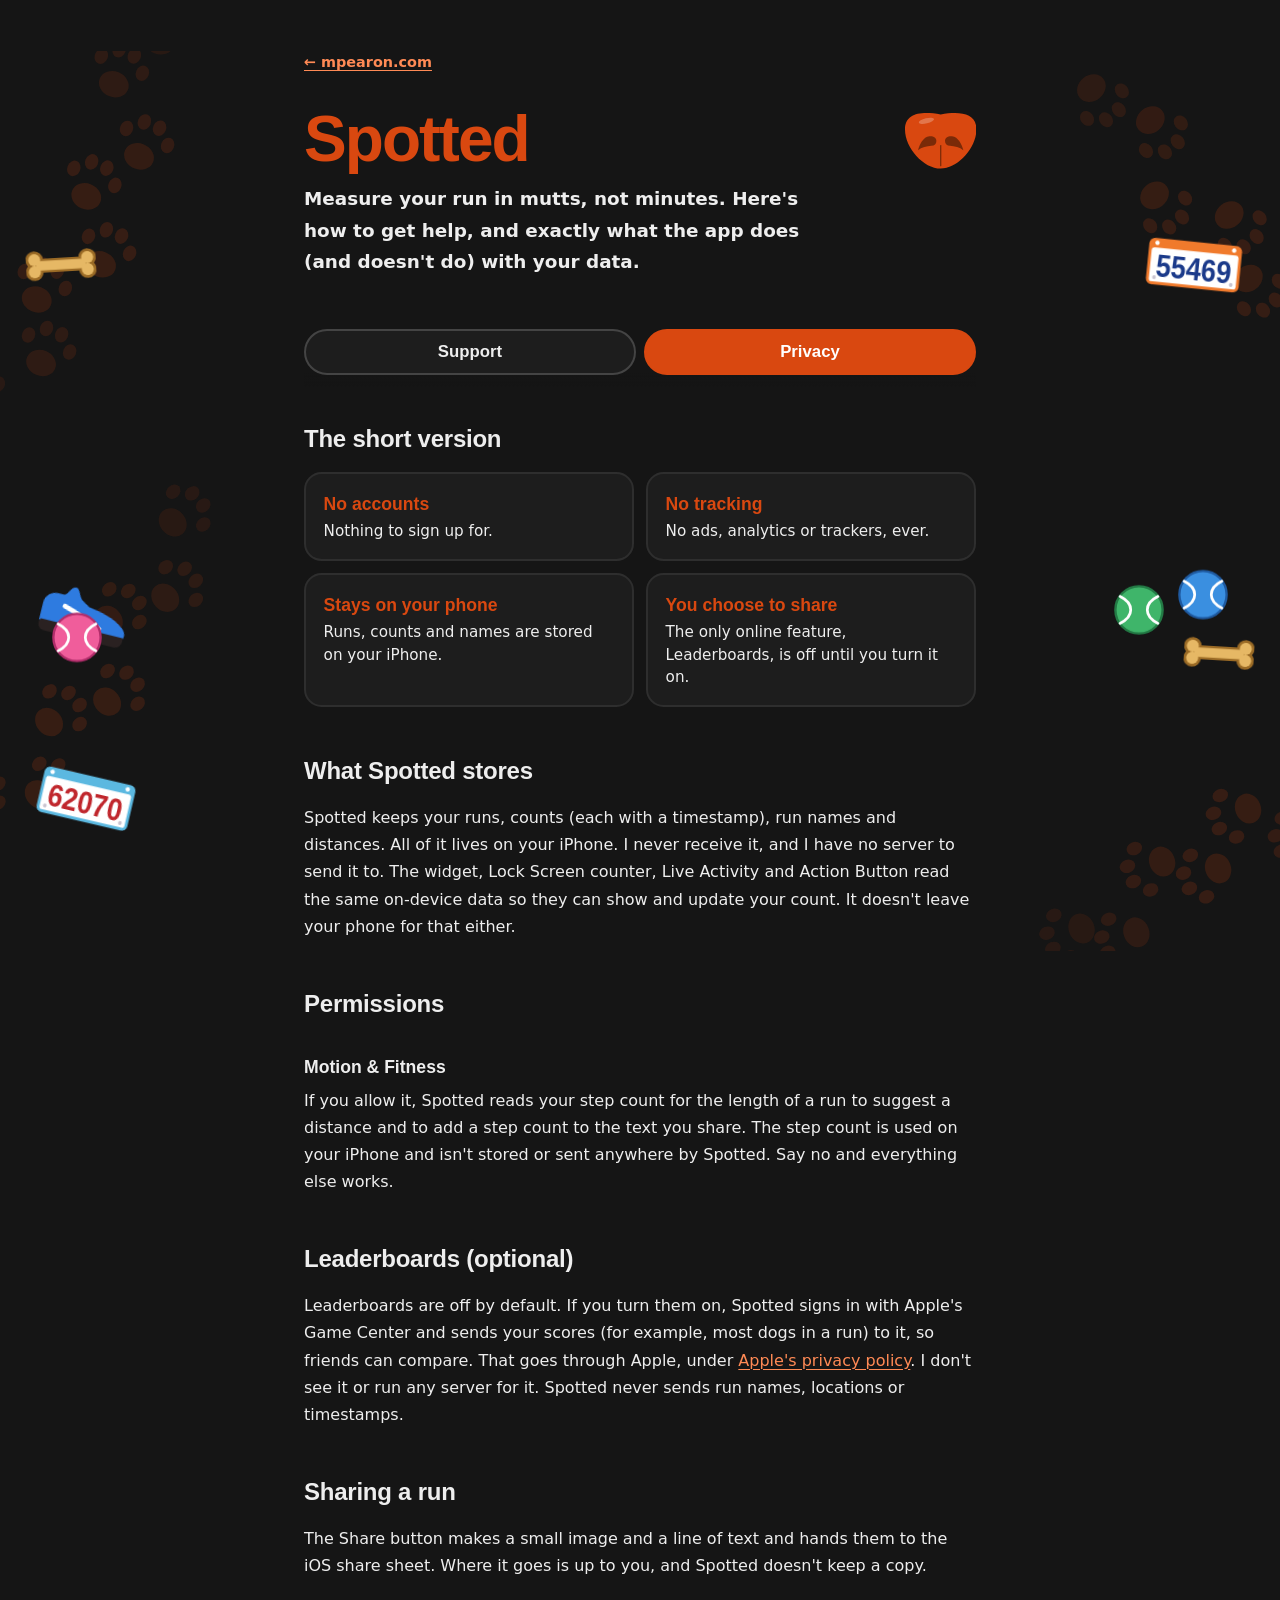
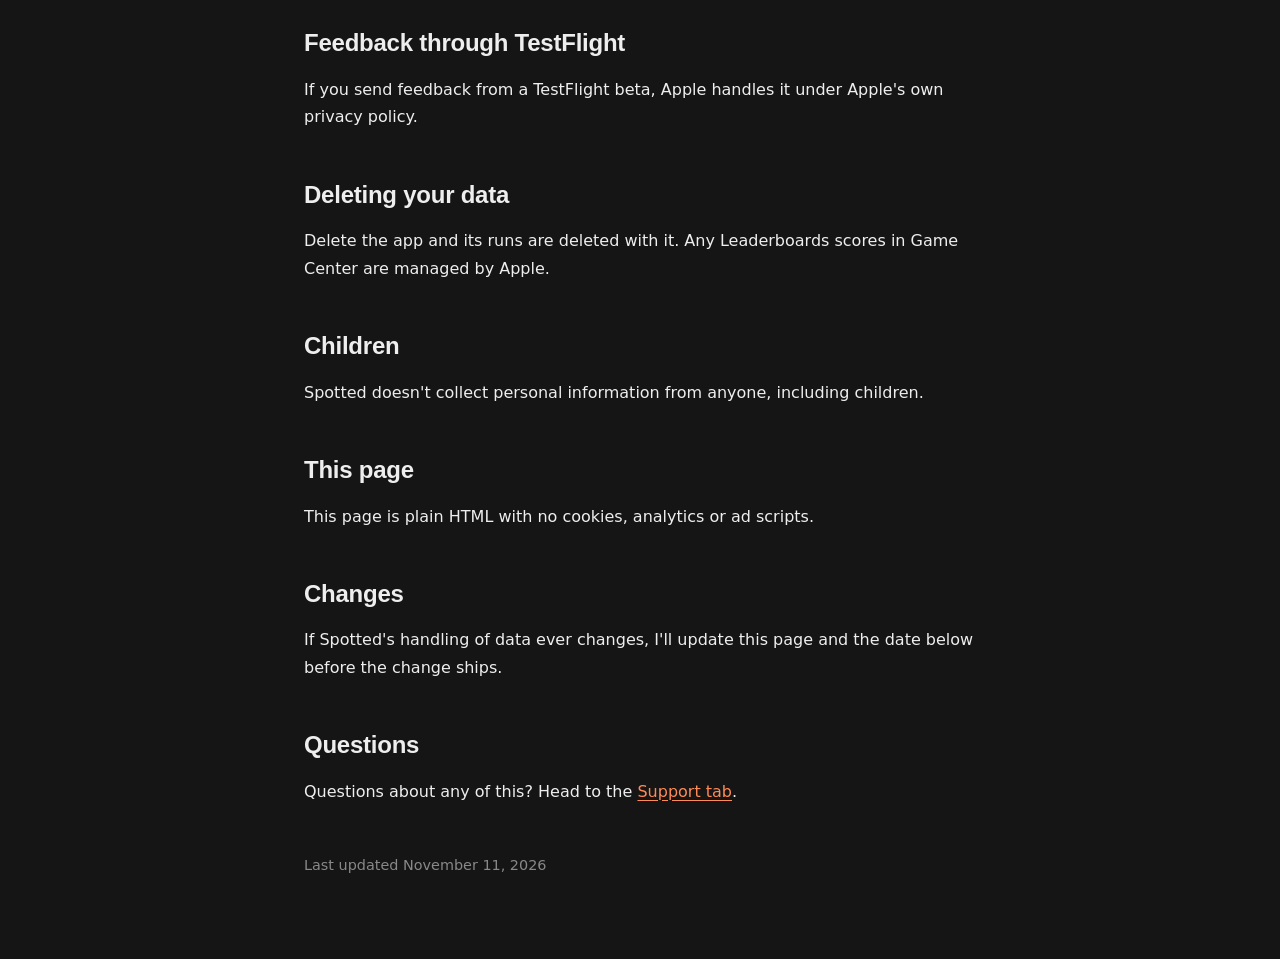
<file: app/spotted/privacy.html>
<!DOCTYPE html>
<html lang="en">
	<head>
		<meta charset="utf-8">
		<title>Spotted privacy policy</title>
		<meta name="viewport" content="width=device-width, initial-scale=1">
		<meta http-equiv="refresh" content="0; url=/app/spotted/#privacy">
		<link rel="canonical" href="https://mpearon.com/app/spotted/#privacy">
		<style>html { background: #151515; } body { color: #aaa; font-family: Futura, "Avenir Next", sans-serif; padding: 3rem 1.5rem; } a { color: #ddd; }</style>
	</head>
	<body>
		<p>The Spotted privacy policy has moved: <a href="/app/spotted/#privacy">read it here</a>.</p>
	</body>
</html>
</file>
<file: style.css>
*{}
html{
	width: 100vw;
	overflow-x: hidden;
	background-color: #151515;
}
.pageContainer{
	margin: 0;
	width: 100%;
	font-family: Futura, "Century Gothic", "Avenir Next", sans-serif;
}
.flexContainer{
	display: flex;
	flex-direction: row;
	height: 100vh;
}
.pane{
	width: 50%;
	height: 100%;
}

#info{
	display: flex;
	align-items: center;
	justify-content: center;
	box-sizing: border-box;
	padding: 2rem clamp(1.5rem, 5vw, 4rem);
}
.infoContent{
	width: 100%;
	display: flex;
	flex-direction: column;
	align-items: center;
	gap: 4rem;
}
.wordmark{
	width: 50%;
}
.wordmark img{
	display: block;
	width: 100%;
	height: auto;
}
.bio{
	color: #aaa;
	text-align: center;
	font-weight: 300;
	line-height: 1.5;
}
.bio p{
	margin: 0 0 1rem;
}
.tagline{
	font-style: italic;
}
.contact{
	display: flex;
	justify-content: space-between;
	width: 50%;
}
.contact img{
	display: block;
	width: 24px;
	height: 24px;
}

#hero{
	overflow: hidden;
}
#hero img{
	display: block;
	width: 100%;
	height: 100%;
	object-fit: cover;
	object-position: top center;
}

@media screen and (max-width: 768px){
	html{
		overflow: hidden;
	}
	#info{
		width: 100%;
		height: 100%;
	}
	.wordmark{
		width: 70%;
	}
	.contact{
		width: 70%;
	}
	#hero{
		display: none;
	}
}

/* 403 page */
.errorMessage{
	width: 70%;
	max-width: 32rem;
}
.errorHeadline{
	margin: 0 0 2.5rem;
	color: #ddd;
	font-size: 2.25rem;
	font-weight: 500;
	line-height: 1.2;
}
.errorLabel{
	font-size: 0.8rem;
	letter-spacing: 0.12em;
	text-transform: uppercase;
	color: #777;
}
.errorDetail{
	font-size: 0.9rem;
}
.bio a{
	color: #ddd;
	text-decoration-color: #777;
	text-underline-offset: 0.2em;
}
.bio a:hover{
	color: #fff;
	text-decoration-color: currentColor;
}
.errorDetail code{
	font-family: ui-monospace, Menlo, Consolas, monospace;
	font-size: 0.85rem;
	color: #ddd;
}
.errorHero img{
	object-position: 58% center;
}
.errorHeroTop img{
	object-position: center top;
}
@media screen and (max-width: 768px){
	.errorHeadline{
		font-size: 1.75rem;
	}
}
</file>
